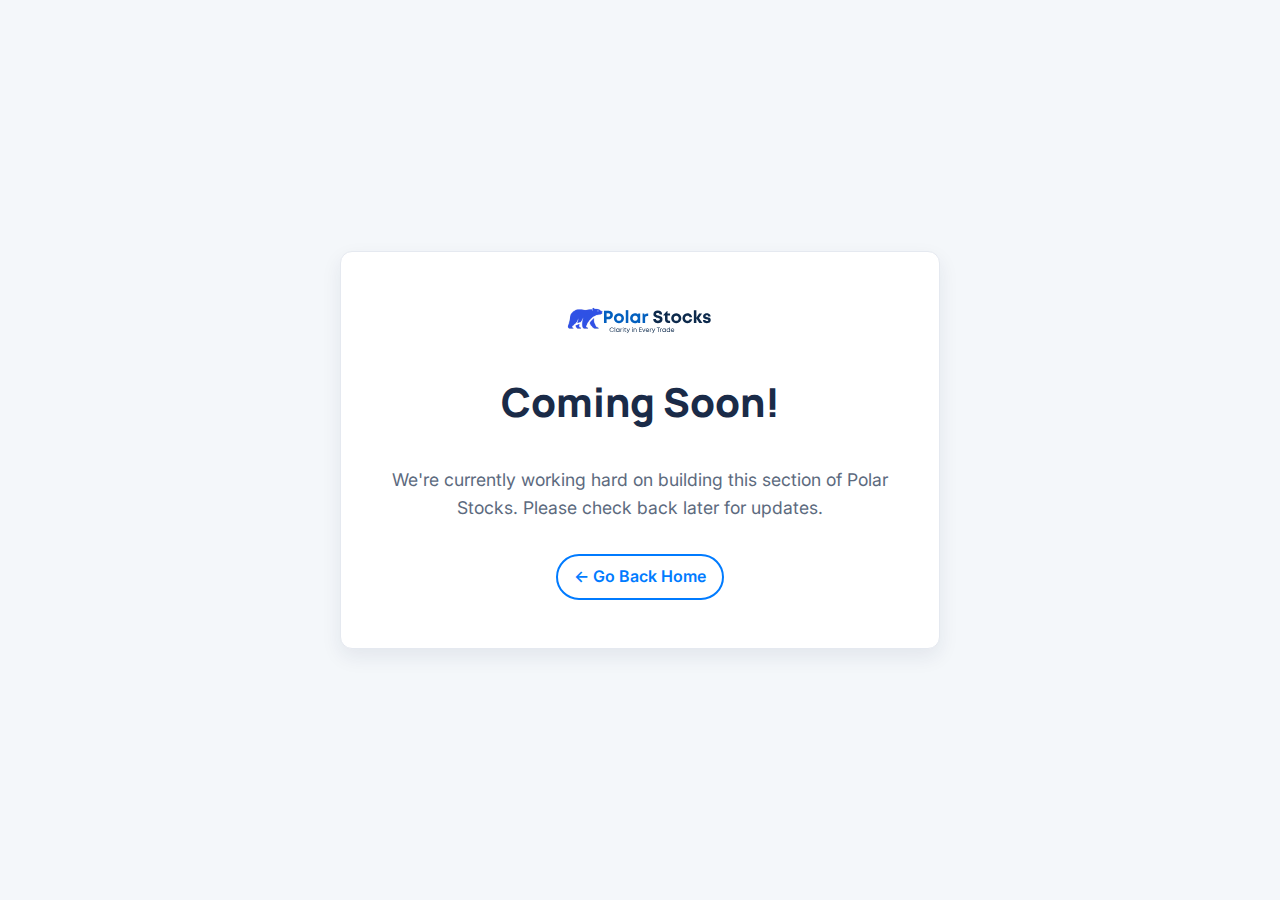
<file: construccion.html>
<!DOCTYPE html>
<html lang="en">

<head>
    <meta charset="UTF-8">
    <meta name="viewport" content="width=device-width, initial-scale=1.0">

    <title>Coming Soon - Polar Stocks</title>

    <link rel="icon" href="images/polar-icon.svg" type="image/svg+xml">

    <link rel="preconnect" href="https://fonts.googleapis.com">
    <link rel="preconnect" href="https://fonts.gstatic.com" crossorigin>
    <link href="https://fonts.googleapis.com/css2?family=Manrope:wght@700;800&family=Inter:wght@400;600&display=swap"
        rel="stylesheet">

    <style>
        :root {
            /* Polar Stocks Colors */
            --color-primary-light: #FFFFFF;
            --color-accent: #007BFF;
            --color-text-dark: #1A2B48;
            --color-bg-light: #F4F7FA;
            --color-text-muted: #5C6A7E;
            --color-border: #E5E9F0;

            /* Polar Stocks Fonts */
            --font-primary: 'Manrope', 'Inter', sans-serif;
            --font-secondary: 'Inter', 'Manrope', sans-serif;

            /* Spacing */
            --spacing-xl: 32px;
            --spacing-xxl: 48px;
        }

        *,
        *::before,
        *::after {
            box-sizing: border-box;
            margin: 0;
            padding: 0;
        }

        html,
        body {
            height: 100%;
        }

        body {
            font-family: var(--font-secondary);
            color: var(--color-text-dark);
            background-color: var(--color-bg-light);
            /* Light background */
            display: flex;
            flex-direction: column;
            align-items: center;
            justify-content: center;
            text-align: center;
            padding: var(--spacing-xl);
            line-height: 1.6;
        }

        .container {
            max-width: 600px;
            background-color: var(--color-primary-light);
            padding: var(--spacing-xxl);
            border-radius: 12px;
            /* --border-radius */
            border: 1px solid var(--color-border);
            box-shadow: 0 8px 20px rgba(26, 43, 72, 0.08);
            /* --color-shadow-md adjusted */
        }

        .logo {
            display: block;
            margin: 0 auto var(--spacing-xl);
            width: 150px;
            /* Adjust size as needed */
            height: auto;
        }

        h1 {
            font-family: var(--font-primary);
            font-weight: 800;
            font-size: 2.5rem;
            color: var(--color-text-dark);
            margin-bottom: var(--spacing-xl);
        }

        p {
            color: var(--color-text-muted);
            font-size: 1.1rem;
            margin-bottom: var(--spacing-xl);
        }

        .home-link {
            display: inline-block;
            font-weight: 600;
            color: var(--color-accent);
            text-decoration: none;
            padding: 8px 16px;
            /* --spacing-sm --spacing-md */
            border: 2px solid var(--color-accent);
            border-radius: 50px;
            /* --border-radius-pill */
            transition: all 0.2s ease;
        }

        .home-link:hover {
            background-color: var(--color-accent);
            color: var(--color-primary-light);
        }

        /* Responsive */
        @media (max-width: 600px) {
            h1 {
                font-size: 2rem;
            }

            p {
                font-size: 1rem;
            }

            .container {
                padding: var(--spacing-xl);
            }
        }
    </style>
</head>

<body>

    <div class="container">
        <img class="logo" src="images/polar-logo-horizontal-sl.svg" alt="Polar Stocks Logo">


        <h1>Coming Soon!</h1>

        <p>We're currently working hard on building this section of Polar Stocks. Please check back later for updates.
        </p>

        <a href="/" class="home-link">← Go Back Home</a>
    </div>

</body>

</html>
</file>
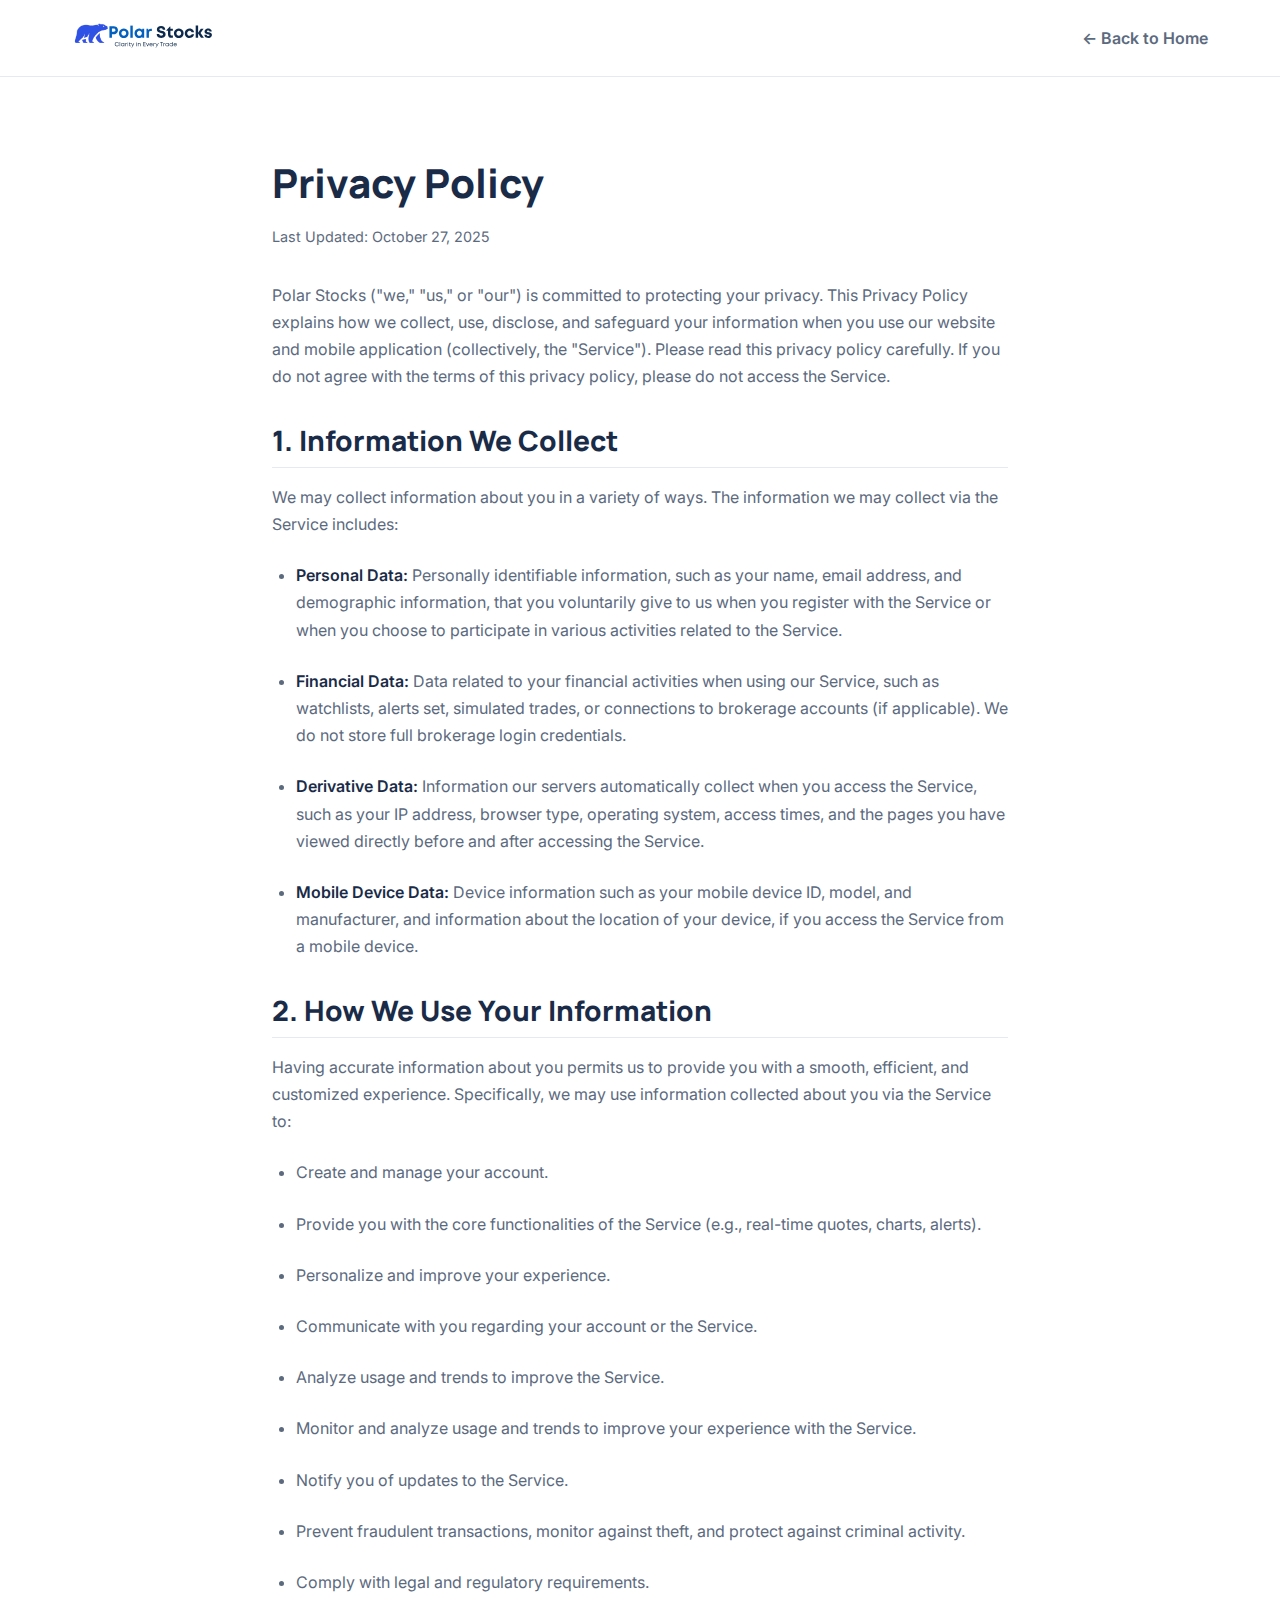
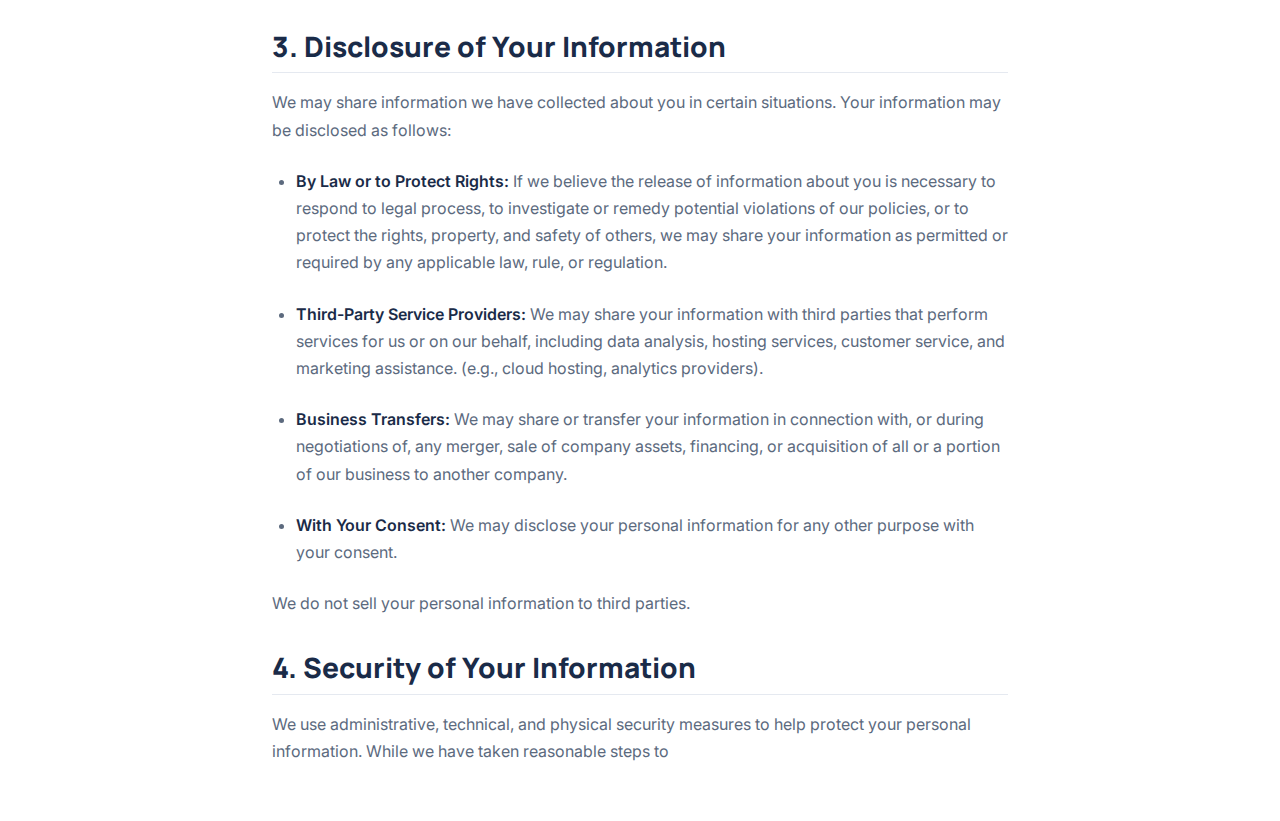
<file: privacy-policy.html>
<!DOCTYPE html>
<html lang="en">

<head>
    <meta charset="UTF-8">
    <meta name="viewport" content="width=device-width, initial-scale=1.0">

    <title>Privacy Policy - Polar Stocks</title>
    <meta name="robots" content="noindex, nofollow">
    <link rel="icon" href="images/polar-icon.svg" type="image/svg+xml">

    <link rel="preconnect" href="https://fonts.googleapis.com">
    <link rel="preconnect" href="https://fonts.gstatic.com" crossorigin>
    <link href="https://fonts.googleapis.com/css2?family=Manrope:wght@700;800&family=Inter:wght@400;600&display=swap"
        rel="stylesheet">

    <style>
        :root {
            /* Polar Stocks Colors */
            --color-primary-light: #FFFFFF;
            --color-accent: #007BFF;
            --color-accent-dark: #006ADC;
            --color-text-dark: #1A2B48;
            --color-bg-light: #F4F7FA;
            --color-text-muted: #5C6A7E;
            --color-border: #E5E9F0;
            --color-text-light: #FFFFFF;
            --color-text-light-muted: #ADB5BD;

            /* Polar Stocks Fonts */
            --font-primary: 'Manrope', 'Inter', sans-serif;
            --font-secondary: 'Inter', 'Manrope', sans-serif;

            /* Spacing */
            --spacing-sm: 8px;
            --spacing-md: 16px;
            --spacing-lg: 24px;
            --spacing-xl: 32px;
            --spacing-xxl: 48px;
            --spacing-xxxl: 64px;
        }

        *,
        *::before,
        *::after {
            box-sizing: border-box;
            margin: 0;
            padding: 0;
        }

        html {
            font-size: 100%;
        }

        body {
            font-family: var(--font-secondary);
            font-size: 1rem;
            line-height: 1.7;
            color: var(--color-text-dark);
            background-color: var(--color-primary-light);
            -webkit-font-smoothing: antialiased;
            -moz-osx-font-smoothing: grayscale;
        }

        a {
            color: var(--color-accent);
            text-decoration: none;
        }

        a:hover {
            color: var(--color-accent-dark);
        }

        h1,
        h2,
        h3 {
            font-family: var(--font-primary);
            font-weight: 800;
            line-height: 1.3;
            margin: var(--spacing-xl) 0 var(--spacing-md);
            color: var(--color-text-dark);
        }

        h1 {
            font-size: 2.5rem;
            margin-top: 0;
        }

        h2 {
            font-size: 1.75rem;
            border-bottom: 1px solid var(--color-border);
            padding-bottom: var(--spacing-sm);
        }

        h3 {
            font-size: 1.25rem;
            font-weight: 700;
        }

        p,
        ul,
        li {
            margin-bottom: var(--spacing-lg);
            color: var(--color-text-muted);
        }

        ul {
            list-style: disc;
            padding-left: var(--spacing-lg);
        }

        strong {
            font-weight: 600;
            color: var(--color-text-dark);
        }

        .container {
            max-width: 800px;
            /* Standard width for legal text */
            margin: 0 auto;
            padding: var(--spacing-xl);
        }

        /* --- Simple Header --- */
        .header {
            background-color: var(--color-primary-light);
            padding: var(--spacing-md) 0;
            border-bottom: 1px solid var(--color-border);
            margin-bottom: var(--spacing-xxl);
        }

        .header__container {
            display: flex;
            align-items: center;
            justify-content: space-between;
            max-width: 1200px;
            margin: 0 auto;
            padding: 0 var(--spacing-xl);
        }

        .header__logo svg {
            height: 36px;
            width: auto;
        }

        .header__nav a {
            font-weight: 600;
            color: var(--color-text-muted);
        }

        .header__nav a:hover {
            color: var(--color-text-dark);
        }

        .last-updated {
            font-size: 0.9rem;
            color: var(--color-text-muted);
            margin-bottom: var(--spacing-xl);
            display: block;
        }

        /* --- Simple Footer --- */
        .footer {
            background-color: var(--color-text-dark);
            color: var(--color-text-light-muted);
            padding: var(--spacing-xl) 0;
            margin-top: var(--spacing-xxxl);
            text-align: center;
            font-size: 0.875rem;
        }

        .footer p {
            margin-bottom: 0;
            color: var(--color-text-light-muted);
        }
    </style>
</head>

<body>

    <header class="header">
        <div class="header__container">
            <a href="/" class="header__logo" aria-label="Polar Stocks Homepage">
                <img src="images/polar-logo-horizontal-sl.svg" alt="Polar Stocks Logo" height="36" width="auto">
            </a>
            <nav class="header__nav">
                <a href="/">← Back to Home</a>
            </nav>
        </div>
    </header>

    <main class="container">
        <h1>Privacy Policy</h1>
        <span class="last-updated">Last Updated: October 27, 2025</span>

        <p>Polar Stocks ("we," "us," or "our") is committed to protecting your privacy. This Privacy Policy explains how
            we collect, use, disclose, and safeguard your information when you use our website and mobile application
            (collectively, the "Service"). Please read this privacy policy carefully. If you do not agree with the terms
            of this privacy policy, please do not access the Service.</p>

        <h2>1. Information We Collect</h2>
        <p>We may collect information about you in a variety of ways. The information we may collect via the Service
            includes:</p>
        <ul>
            <li><strong>Personal Data:</strong> Personally identifiable information, such as your name, email address,
                and demographic information, that you voluntarily give to us when you register with the Service or when
                you choose to participate in various activities related to the Service.</li>
            <li><strong>Financial Data:</strong> Data related to your financial activities when using our Service, such
                as watchlists, alerts set, simulated trades, or connections to brokerage accounts (if applicable). We do
                not store full brokerage login credentials.</li>
            <li><strong>Derivative Data:</strong> Information our servers automatically collect when you access the
                Service, such as your IP address, browser type, operating system, access times, and the pages you have
                viewed directly before and after accessing the Service.</li>
            <li><strong>Mobile Device Data:</strong> Device information such as your mobile device ID, model, and
                manufacturer, and information about the location of your device, if you access the Service from a mobile
                device.</li>
        </ul>

        <h2>2. How We Use Your Information</h2>
        <p>Having accurate information about you permits us to provide you with a smooth, efficient, and customized
            experience. Specifically, we may use information collected about you via the Service to:</p>
        <ul>
            <li>Create and manage your account.</li>
            <li>Provide you with the core functionalities of the Service (e.g., real-time quotes, charts, alerts).</li>
            <li>Personalize and improve your experience.</li>
            <li>Communicate with you regarding your account or the Service.</li>
            <li>Analyze usage and trends to improve the Service.</li>
            <li>Monitor and analyze usage and trends to improve your experience with the Service.</li>
            <li>Notify you of updates to the Service.</li>
            <li>Prevent fraudulent transactions, monitor against theft, and protect against criminal activity.</li>
            <li>Comply with legal and regulatory requirements.</li>
        </ul>

        <h2>3. Disclosure of Your Information</h2>
        <p>We may share information we have collected about you in certain situations. Your information may be disclosed
            as follows:</p>
        <ul>
            <li><strong>By Law or to Protect Rights:</strong> If we believe the release of information about you is
                necessary to respond to legal process, to investigate or remedy potential violations of our policies, or
                to protect the rights, property, and safety of others, we may share your information as permitted or
                required by any applicable law, rule, or regulation.</li>
            <li><strong>Third-Party Service Providers:</strong> We may share your information with third parties that
                perform services for us or on our behalf, including data analysis, hosting services, customer service,
                and marketing assistance. (e.g., cloud hosting, analytics providers).</li>
            <li><strong>Business Transfers:</strong> We may share or transfer your information in connection with, or
                during negotiations of, any merger, sale of company assets, financing, or acquisition of all or a
                portion of our business to another company.</li>
            <li><strong>With Your Consent:</strong> We may disclose your personal information for any other purpose with
                your consent.</li>
        </ul>
        <p>We do not sell your personal information to third parties.</p>

        <h2>4. Security of Your Information</h2>
        <p>We use administrative, technical, and physical security measures to help protect your personal information.
            While we have taken reasonable steps to
</file>
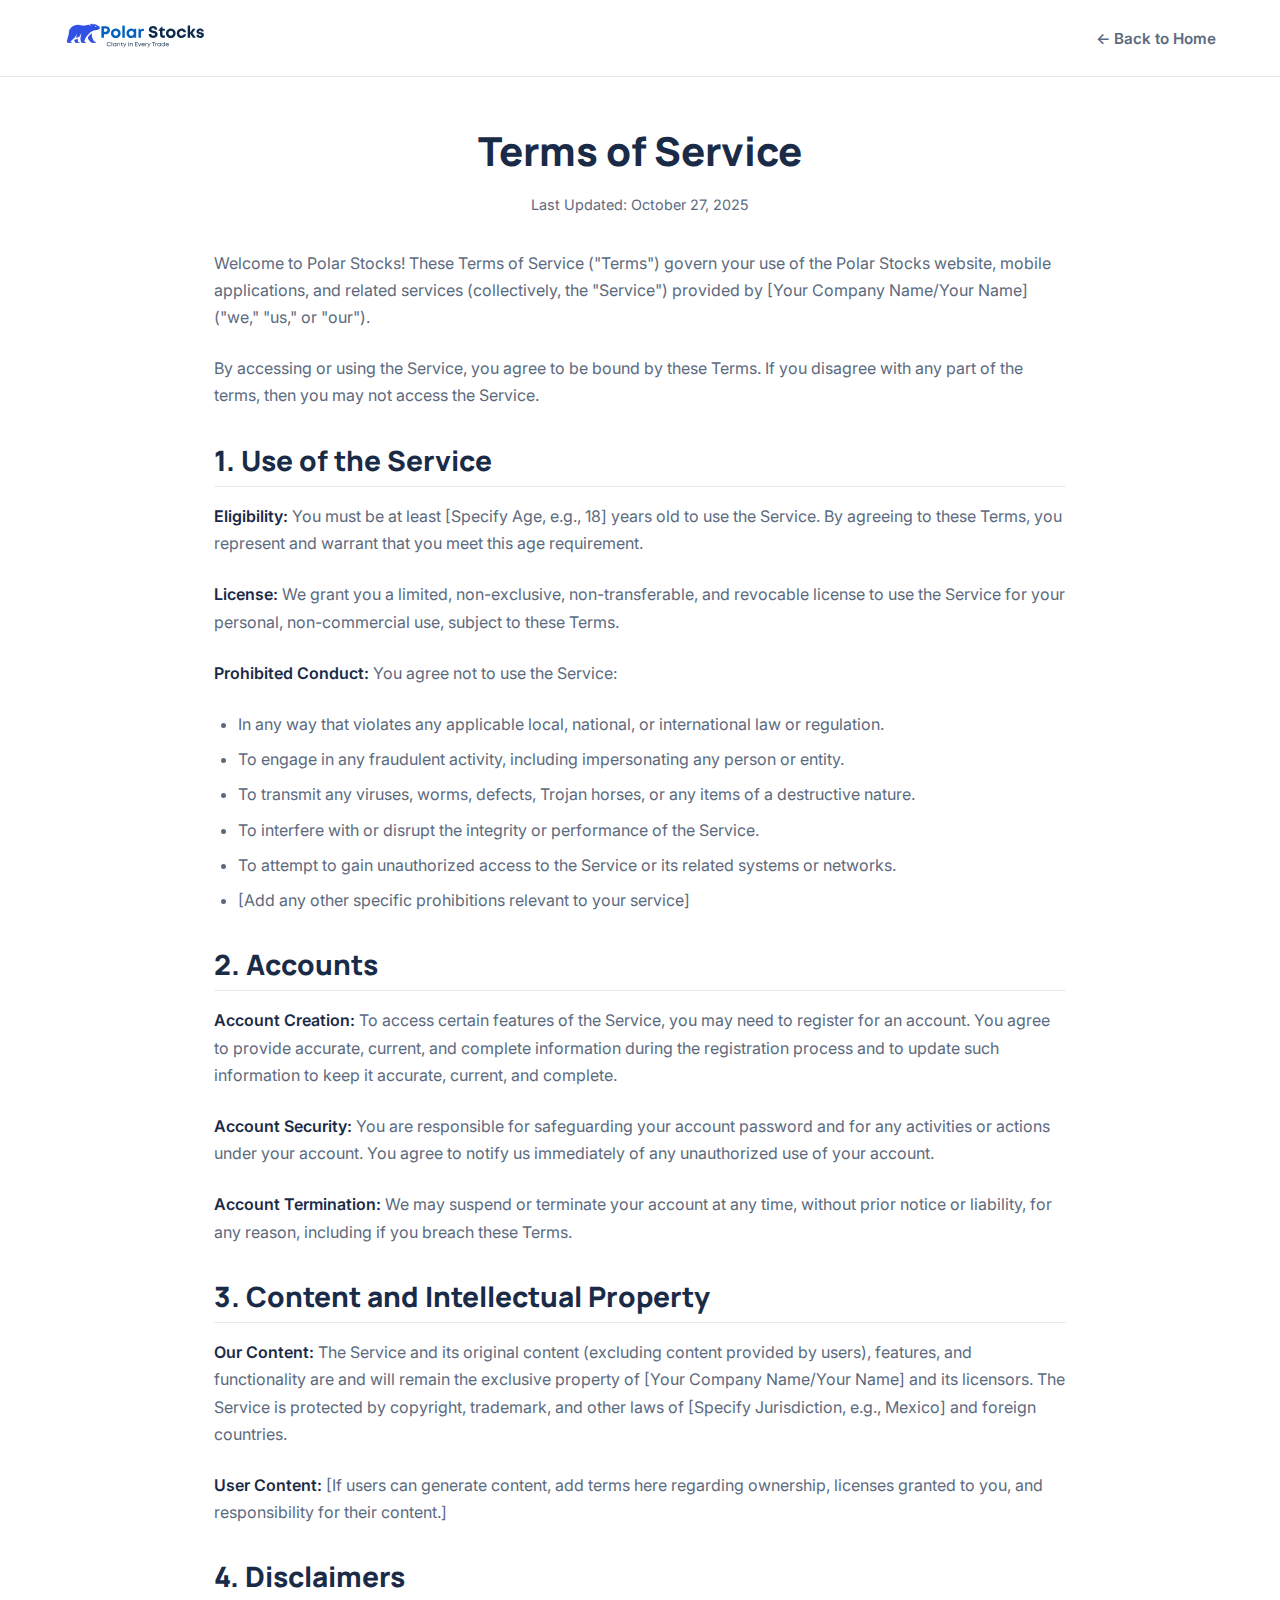
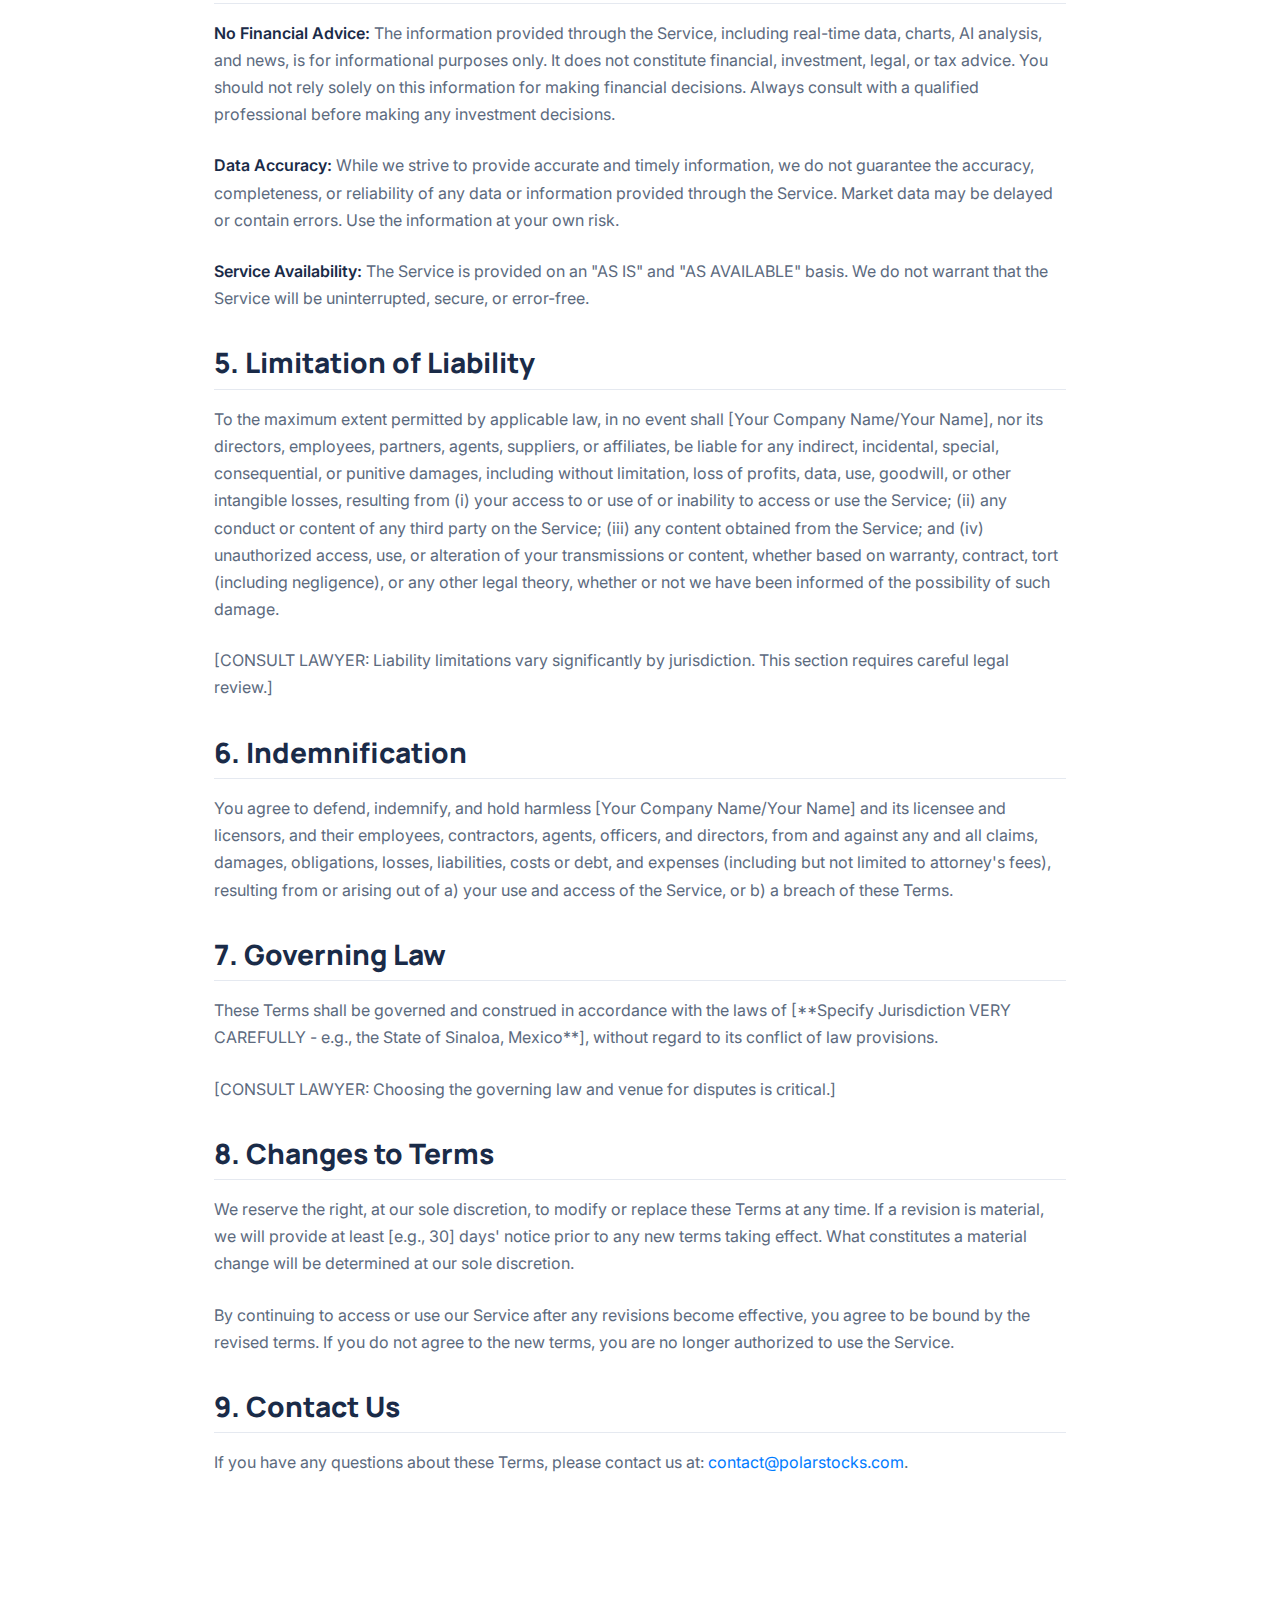
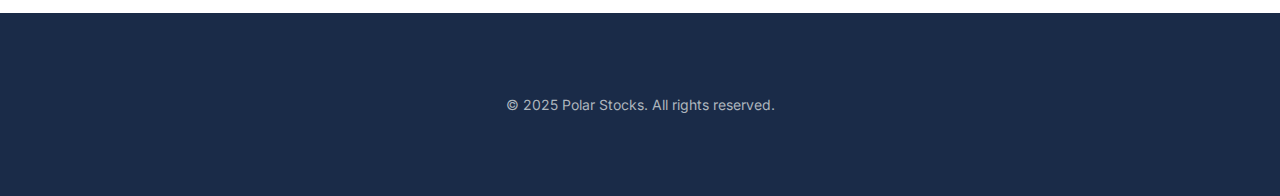
<file: terms_of_service.html>
<!DOCTYPE html>
<html lang="en">

<head>
    <meta charset="UTF-8">
    <meta name="viewport" content="width=device-width, initial-scale=1.0">

    <title>Terms of Service - Polar Stocks</title>
    <meta name="robots" content="noindex, nofollow">
    <link rel="icon" href="images/polar-icon.svg" type="image/svg+xml">

    <link rel="preconnect" href="https://fonts.googleapis.com">
    <link rel="preconnect" href="https://fonts.gstatic.com" crossorigin>
    <link href="https://fonts.googleapis.com/css2?family=Manrope:wght@700;800&family=Inter:wght@400;600&display=swap"
        rel="stylesheet">

    <style>
        /* --- 1. Root Variables & Base (Copied from About page) --- */
        :root {
            --color-primary-light: #FFFFFF;
            --color-accent: #007BFF;
            --color-accent-dark: #006ADC;
            --color-text-dark: #1A2B48;
            --color-bg-light: #F4F7FA;
            --color-text-muted: #5C6A7E;
            --color-border: #E5E9F0;
            --color-text-light: #FFFFFF;
            --color-text-light-muted: #ADB5BD;

            --font-primary: 'Manrope', 'Inter', sans-serif;
            --font-secondary: 'Inter', 'Manrope', sans-serif;

            --spacing-xs: 4px;
            --spacing-sm: 8px;
            --spacing-md: 16px;
            --spacing-lg: 24px;
            --spacing-xl: 32px;
            --spacing-xxl: 48px;
            --spacing-xxxl: 64px;

            --border-radius-sm: 4px;
            --border-radius: 12px;

            --header-height: 72px;
        }

        *,
        *::before,
        *::after {
            box-sizing: border-box;
            margin: 0;
            padding: 0;
        }

        html {
            scroll-behavior: smooth;
            font-size: 100%;
        }

        body {
            font-family: var(--font-secondary);
            font-size: 1rem;
            line-height: 1.7;
            color: var(--color-text-dark);
            background-color: var(--color-primary-light);
            -webkit-font-smoothing: antialiased;
            -moz-osx-font-smoothing: grayscale;
        }

        a {
            color: var(--color-accent);
            text-decoration: none;
        }

        a:hover {
            text-decoration: underline;
            color: var(--color-accent-dark);
        }

        h1,
        h2,
        h3 {
            font-family: var(--font-primary);
            font-weight: 800;
            line-height: 1.3;
            margin-bottom: var(--spacing-md);
            margin-top: var(--spacing-xl);
            /* Space above headings */
            color: var(--color-text-dark);
        }

        h1 {
            font-size: 2.5rem;
            margin-top: 0;
        }

        h2 {
            font-size: 1.75rem;
            border-bottom: 1px solid var(--color-border);
            padding-bottom: var(--spacing-sm);
        }

        h3 {
            font-size: 1.25rem;
            font-weight: 700;
            color: var(--color-text-dark);
        }

        p,
        ul,
        ol {
            margin-bottom: var(--spacing-lg);
            color: var(--color-text-muted);
        }

        ul,
        ol {
            padding-left: var(--spacing-lg);
        }

        li {
            margin-bottom: var(--spacing-sm);
        }

        strong {
            font-weight: 600;
            color: var(--color-text-dark);
        }

        .container {
            max-width: 900px;
            margin-left: auto;
            margin-right: auto;
            padding: var(--spacing-xxl) var(--spacing-lg);
        }

        /* --- Simple Header --- */
        .header {
            background-color: var(--color-primary-light);
            padding: var(--spacing-md) 0;
            border-bottom: 1px solid var(--color-border);
        }

        .header__container {
            display: flex;
            align-items: center;
            justify-content: space-between;
            max-width: 1200px;
            margin: 0 auto;
            padding: 0 var(--spacing-lg);
        }

        .header__logo svg {
            height: 36px;
            width: auto;
        }

        .header__nav a {
            font-family: var(--font-secondary);
            font-weight: 600;
            color: var(--color-text-muted);
            font-size: 0.95rem;
        }

        .header__nav a:hover {
            color: var(--color-text-dark);
            text-decoration: none;
        }

        /* --- Page Title --- */
        .page-title {
            text-align: center;
            margin-bottom: var(--spacing-xl);
        }

        .page-title p {
            font-size: 0.9rem;
            color: var(--color-text-muted);
        }


        /* --- Simple Footer --- */
        .footer {
            background-color: var(--color-text-dark);
            color: var(--color-text-light-muted);
            padding: var(--spacing-xl) 0;
            margin-top: var(--spacing-xxxl);
            text-align: center;
            font-size: 0.875rem;
        }

        .footer p {
            margin-bottom: 0;
            color: var(--color-text-light-muted);
        }

        /* --- Alert Box for Disclaimer --- */
        .alert {
            background-color: #fff3cd;
            /* Light yellow */
            color: #664d03;
            /* Dark yellow text */
            border: 1px solid #ffecb5;
            /* Yellow border */
            padding: var(--spacing-lg);
            border-radius: var(--border-radius-sm);
            margin-bottom: var(--spacing-xl);
        }

        .alert strong {
            color: inherit;
        }
    </style>
</head>

<body>

    <header class="header">
        <div class="header__container">
            <a href="/" class="header__logo" aria-label="Polar Stocks Homepage">
                <img src="images/polar-logo-horizontal-sl.svg" alt="Polar Stocks Logo" height="36" width="auto">
            </a>
            <nav class="header__nav">
                <a href="/">← Back to Home</a>
            </nav>
        </div>
    </header>

    <main class="container">

        <div class="page-title">
            <h1>Terms of Service</h1>
            <p>Last Updated: October 27, 2025</p>
        </div>

        <!--div class="alert">
            <strong>Important:</strong> This is a template. Please consult with a legal professional before using these Terms of Service.
        </div-->

        <p>Welcome to Polar Stocks! These Terms of Service ("Terms") govern your use of the Polar Stocks website, mobile
            applications, and related services (collectively, the "Service") provided by [Your Company Name/Your Name]
            ("we," "us," or "our").</p>

        <p>By accessing or using the Service, you agree to be bound by these Terms. If you disagree with any part of the
            terms, then you may not access the Service.</p>

        <h2>1. Use of the Service</h2>
        <p><strong>Eligibility:</strong> You must be at least [Specify Age, e.g., 18] years old to use the Service. By
            agreeing to these Terms, you represent and warrant that you meet this age requirement.</p>
        <p><strong>License:</strong> We grant you a limited, non-exclusive, non-transferable, and revocable license to
            use the Service for your personal, non-commercial use, subject to these Terms.</p>
        <p><strong>Prohibited Conduct:</strong> You agree not to use the Service:</p>
        <ul>
            <li>In any way that violates any applicable local, national, or international law or regulation.</li>
            <li>To engage in any fraudulent activity, including impersonating any person or entity.</li>
            <li>To transmit any viruses, worms, defects, Trojan horses, or any items of a destructive nature.</li>
            <li>To interfere with or disrupt the integrity or performance of the Service.</li>
            <li>To attempt to gain unauthorized access to the Service or its related systems or networks.</li>
            <li>[Add any other specific prohibitions relevant to your service]</li>
        </ul>

        <h2>2. Accounts</h2>
        <p><strong>Account Creation:</strong> To access certain features of the Service, you may need to register for an
            account. You agree to provide accurate, current, and complete information during the registration process
            and to update such information to keep it accurate, current, and complete.</p>
        <p><strong>Account Security:</strong> You are responsible for safeguarding your account password and for any
            activities or actions under your account. You agree to notify us immediately of any unauthorized use of your
            account.</p>
        <p><strong>Account Termination:</strong> We may suspend or terminate your account at any time, without prior
            notice or liability, for any reason, including if you breach these Terms.</p>

        <h2>3. Content and Intellectual Property</h2>
        <p><strong>Our Content:</strong> The Service and its original content (excluding content provided by users),
            features, and functionality are and will remain the exclusive property of [Your Company Name/Your Name] and
            its licensors. The Service is protected by copyright, trademark, and other laws of [Specify Jurisdiction,
            e.g., Mexico] and foreign countries.</p>
        <p><strong>User Content:</strong> [If users can generate content, add terms here regarding ownership, licenses
            granted to you, and responsibility for their content.]</p>

        <h2>4. Disclaimers</h2>
        <p><strong>No Financial Advice:</strong> The information provided through the Service, including real-time data,
            charts, AI analysis, and news, is for informational purposes only. It does not constitute financial,
            investment, legal, or tax advice. You should not rely solely on this information for making financial
            decisions. Always consult with a qualified professional before making any investment decisions.</p>
        <p><strong>Data Accuracy:</strong> While we strive to provide accurate and timely information, we do not
            guarantee the accuracy, completeness, or reliability of any data or information provided through the
            Service. Market data may be delayed or contain errors. Use the information at your own risk.</p>
        <p><strong>Service Availability:</strong> The Service is provided on an "AS IS" and "AS AVAILABLE" basis. We do
            not warrant that the Service will be uninterrupted, secure, or error-free.</p>

        <h2>5. Limitation of Liability</h2>
        <p>To the maximum extent permitted by applicable law, in no event shall [Your Company Name/Your Name], nor its
            directors, employees, partners, agents, suppliers, or affiliates, be liable for any indirect, incidental,
            special, consequential, or punitive damages, including without limitation, loss of profits, data, use,
            goodwill, or other intangible losses, resulting from (i) your access to or use of or inability to access or
            use the Service; (ii) any conduct or content of any third party on the Service; (iii) any content obtained
            from the Service; and (iv) unauthorized access, use, or alteration of your transmissions or content, whether
            based on warranty, contract, tort (including negligence), or any other legal theory, whether or not we have
            been informed of the possibility of such damage.</p>
        <p>[CONSULT LAWYER: Liability limitations vary significantly by jurisdiction. This section requires careful
            legal review.]</p>

        <h2>6. Indemnification</h2>
        <p>You agree to defend, indemnify, and hold harmless [Your Company Name/Your Name] and its licensee and
            licensors, and their employees, contractors, agents, officers, and directors, from and against any and all
            claims, damages, obligations, losses, liabilities, costs or debt, and expenses (including but not limited to
            attorney's fees), resulting from or arising out of a) your use and access of the Service, or b) a breach of
            these Terms.</p>

        <h2>7. Governing Law</h2>
        <p>These Terms shall be governed and construed in accordance with the laws of [**Specify Jurisdiction VERY
            CAREFULLY - e.g., the State of Sinaloa, Mexico**], without regard to its conflict of law provisions.</p>
        <p>[CONSULT LAWYER: Choosing the governing law and venue for disputes is critical.]</p>

        <h2>8. Changes to Terms</h2>
        <p>We reserve the right, at our sole discretion, to modify or replace these Terms at any time. If a revision is
            material, we will provide at least [e.g., 30] days' notice prior to any new terms taking effect. What
            constitutes a material change will be determined at our sole discretion.</p>
        <p>By continuing to access or use our Service after any revisions become effective, you agree to be bound by the
            revised terms. If you do not agree to the new terms, you are no longer authorized to use the Service.</p>

        <h2>9. Contact Us</h2>
        <p>If you have any questions about these Terms, please contact us at: <a
                href="mailto:contact@polarstocks.com">contact@polarstocks.com</a>.</p>

    </main>

    <footer class="footer">
        <div class="container">
            <p>&copy; 2025 Polar Stocks. All rights reserved.</p>
        </div>
    </footer>

</body>

</html>
</file>
